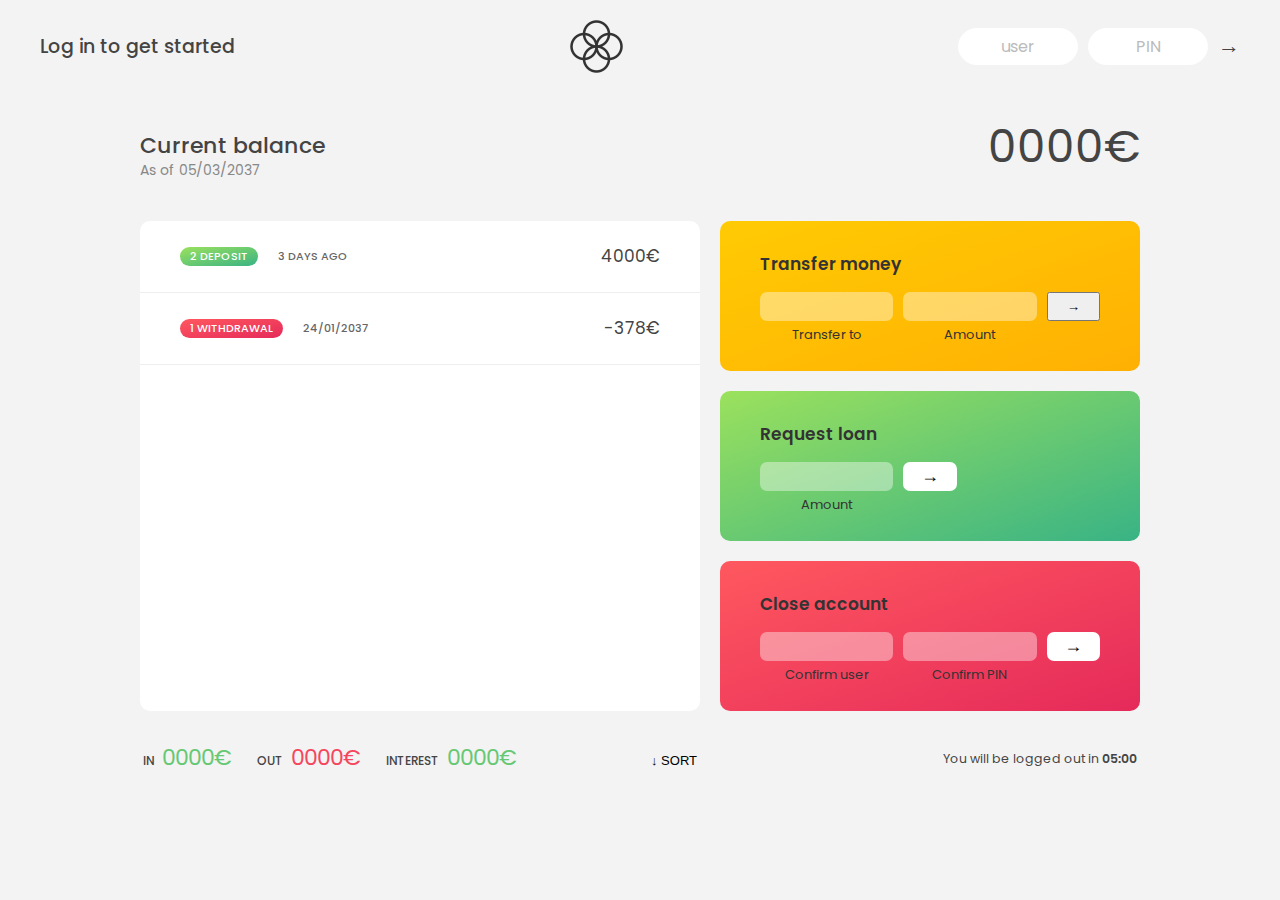
<file: index.html>
<!DOCTYPE html>
<html lang="en">
<head>
  <meta charset="UTF-8">
  <meta http-equiv="X-UA-Compatible" content="IE=edge">
  <meta name="viewport" content="width=device-width, initial-scale=1.0">
  <link rel="shortcut icon" type="image/png" href="/icon.png">
  <link href="https://fonts.googleapis.com/css?family=Poppins:400,500,600&display=swap" rel="stylesheet" />
  <link rel="stylesheet" href="style.css">
  <title>Bankist</title>
</head>
<body>
  <!-- TOP NAVIGATION -->
  <nav>
    <p class="welcome">Log in to get started</p>
    <img src="logo.png" alt="Logo" class="logo">
    <form class="login">
      <input type="text" placeholder="user" class="login__input login__input--user">
      <!-- In practice, use type='password' -->
      <input type="password" placeholder="PIN" maxlength="4" class="login__input login__input--pin">
      <button class="login__btn">&rarr;</button>
    </form>
  </nav>
  <main class="app">
    <!-- BALANCE -->
    <div class="balance">
      <div>
        <p class="balance__label">Current balance</p>
        <p class="balance__date">As of <span class="date">05/03/2037</span></p>
      </div>
      <p class="balance__value">0000€</p>
    </div>

    <!-- MOVEMENTS -->
    <div class="movements">
      <div class="movements__row">
        <div class="movements__type movements__type--deposit">2 deposit</div>
        <div class="movements__date">3 days ago</div>
        <div class="movements__value">4000€</div>
      </div>
      <div class="movements__row">
        <div class="movements__type movements__type--withdrawal">1 withdrawal</div>
        <div class="movements__date">24/01/2037</div>
        <div class="movements__value">-378€</div>
      </div>
    </div>

    <!-- SUMMARY -->
    <div class="summary">
      <p class="summary__label">In</p>
      <p class="summary__value summary__value--in">0000€</p>
      <p class="summary__label">Out</p>
      <p class="summary__value summary__value--out">0000€</p>
      <p class="summary__label">Interest</p>
      <p class="summary__value summary__value--interest">0000€</p>
      <button class="btn--sort">&downarrow; SORT</button>
    </div>

    <!-- Operation:transfer -->
    <div class="operation operation--transfer">
      <h2>Transfer money</h2>
      <form action="" class="form form--transfer">
        <input type="text" class="form__input form__input--to">
        <input type="number" class="form__input form__input--amount">
        <button class="fomr__btn form__form__btn--transfer">&rarr;</button>
        <label class="form__label">Transfer to</label>
        <label class="form__label">Amount</label>
      </form>
    </div>

    <!-- OPERATION: LOAN -->
    <div class="operation operation--loan">
      <h2>Request loan</h2>
      <form class="form form--loan">
      <input type="number" class="form__input form__input--loan-amount">
      <button class="form__btn form__btn--loan">&rarr;</button>
      <label class="form__label form__label--loan">Amount</label>
      </form>
    </div>

    <!-- OPERATION: CLOSE -->
    <div class="operation operation--close">
      <h2>Close account</h2>
      <form class="form form--close">
        <input type="text" class="form__input form__input--user">
        <input type="password"
        maxlength="6" class="form__input form__input--pin">
        <button class="form__btn form__btn--close">&rarr;</button>
        <label class="form__label">Confirm user</label>
        <label class="form__label">Confirm PIN</label>
      </form>
    </div>

    <!-- LOGOUT TIMER -->
    <p class="logout-timer">You will be logged out in <span class="timer">05:00</span></p>
  </main>
  <script src="app.js"></script>
</body>
</html>
</file>
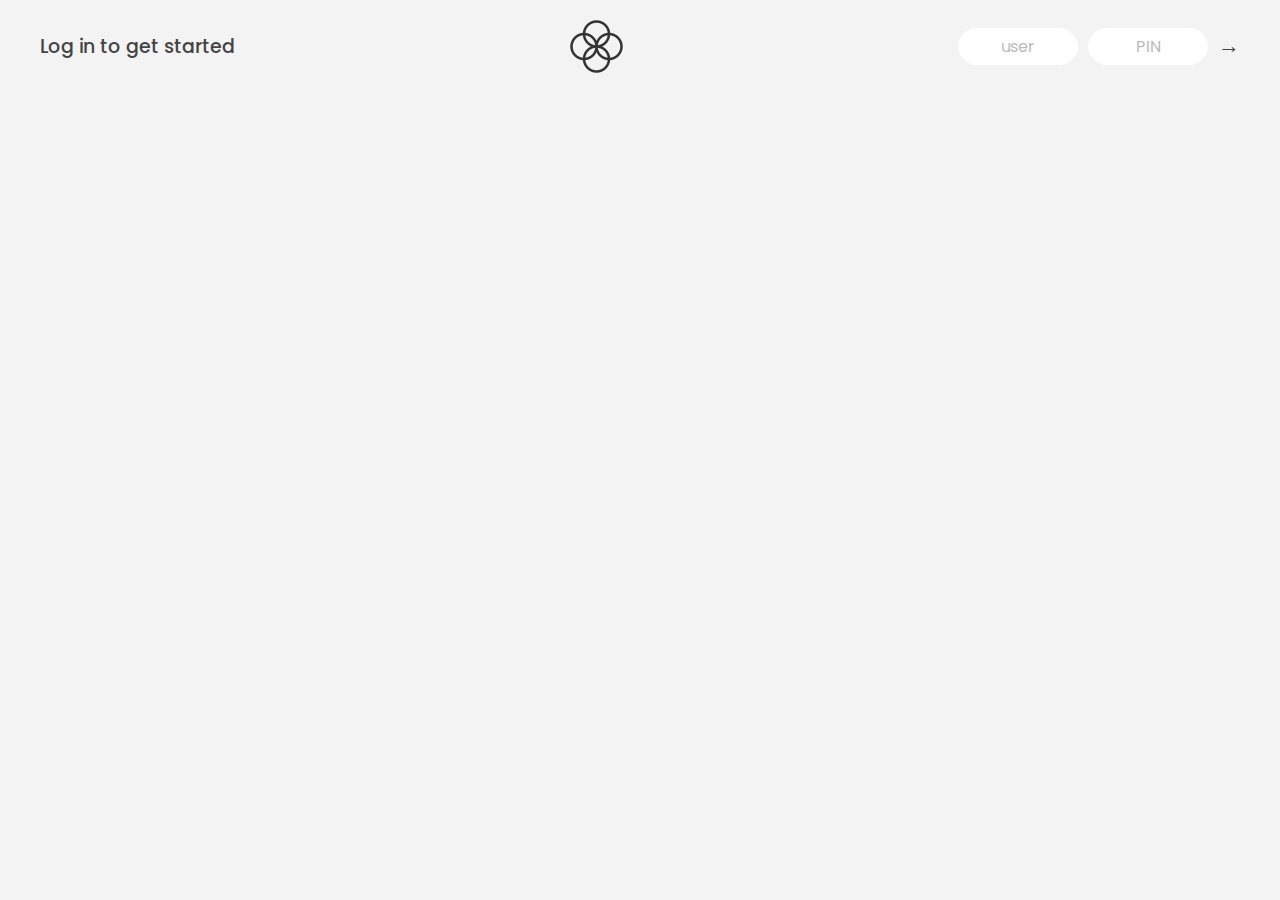
<file: index2.html>
<!DOCTYPE html>
<html lang="en">

  <head>
    <meta charset="UTF-8">
    <meta http-equiv="X-UA-Compatible" content="IE=edge">
    <meta name="viewport" content="width=device-width, initial-scale=1.0">
    <link rel="shortcut icon" type="image/png" href="/icon.png">
    <link href="https://fonts.googleapis.com/css?family=Poppins:400,500,600&display=swap" rel="stylesheet" />
    <link rel="stylesheet" href="style2.css">
    <title>Bankist</title>
  </head>

  <body>
    <!-- TOP NAVIGATION -->
    <nav>
      <p class="welcome">Log in to get started</p>
      <img src="logo.png" alt="Logo" class="logo">
      <form class="login">
        <input type="text" placeholder="user" class="login__input login__input--user">
        <!-- In practice, use type='password' -->
        <input type="password" placeholder="PIN" maxlength="4" class="login__input login__input--pin">
        <button class="login__btn">&rarr;</button>
      </form>
    </nav>
    <main class="app">
      <!-- BALANCE -->
      <div class="balance">
        <div>
          <p class="balance__label">Current balance</p>
          <p class="balance__date">As of <span class="date">05/03/2037</span></p>
        </div>
        <p class="balance__value">0000€</p>
      </div>

      <!-- MOVEMENTS -->
      <div class="movements">
        <div class="movements__row">
          <div class="movements__type movements__type--deposit">2 deposit</div>
          <div class="movements__date">3 days ago</div>
          <div class="movements__value">4 000€</div>
        </div>
        <div class="movements__row">
          <div class="movements__type movements__type--withdrawal">1 withdrawal</div>
          <div class="movements__date">24/01/2037</div>
          <div class="movements__value">-378€</div>
        </div>
      </div>

      <!-- SUMMARY -->
      <div class="summary">
        <p class="summary__label">In</p>
        <p class="summary__value summary__value--in">0000€</p>
        <p class="summary__label">Out</p>
        <p class="summary__value summary__value--out">0000€</p>
        <p class="summary__label">Interest</p>
        <p class="summary__value summary__value--interest">0000€</p>
        <button class="btn--sort">&downarrow; SORT</button>
      </div>

      <!-- Operation:transfer -->
      <div class="operation operation--transfer">
        <h2>Transfer money</h2>
        <form action="" class="form form--transfer">
          <input type="text" class="form__input form__input--to">
          <input type="number" class="form__input form__input--amount">
          <button class="form__btn form__btn--transfer">&rarr;</button>
          <label class="form__label">Transfer to</label>
          <label class="form__label">Amount</label>
        </form>
      </div>

      <!-- OPERATION: LOAN -->
      <div class="operation operation--loan">
        <h2>Request loan</h2>
        <form class="form form--loan">
          <input type="number" class="form__input form__input--loan--amount">
          <button class="form__btn form__btn--loan">&rarr;</button>
          <label class="form__label form__label--loan">Amount</label>
        </form>
      </div>

      <!-- OPERATION: CLOSE -->
      <div class="operation operation--close">
        <h2>Close account</h2>
        <form class="form form--close">
          <input type="text" class="form__input form__input--user">
          <input type="password" maxlength="6" class="form__input form__input--pin">
          <button class="form__btn form__btn--close">&rarr;</button>
          <label class="form__label">Confirm user</label>
          <label class="form__label">Confirm PIN</label>
        </form>
      </div>

      <!-- LOGOUT TIMER -->
      <p class="logout-timer">You will be logged out in <span class="timer">05:00</span></p>
    </main>
    <script src="app2.js"></script>
  </body>

</html>
</file>
<file: style.css>
/* 
Use this CSS to learn some interesting techniques,
in case you're wondering how i built the UI.
HAve fun! */

* {
  margin: 0;
  padding: 0;
  box-sizing: inherit;
}

html {
  font-size: 62.5%;
  box-sizing: border-box;
}

body {
  font-family: 'Poppins', sans-serif;
  color: #444;
  background-color: #f3f3f3;
  height: 100vh;
  padding: 2rem;
}

nav {
  display: flex;
  justify-content: space-between;
  align-items: center;
  padding: 0 2rem;
}

.welcome {
  font-size: 1.9rem;
  font-weight: 500;
}

.logo {
  height: 5.25rem;
}

.login {
  display: flex;
}

.login__input {
  border: none;
  padding: 0.5rem 2rem;
  font-size: 1.6rem;
  font-family: inherit;
  text-align: center;
  width: 12rem;
  border-radius: 10rem;
  margin-right: 1rem;
  color: inherit;
  border: 1px solid #fff;
  transition: all 0.3s;
}

.login__input:focus {
  outline: none;
  border: 1px solid #ccc;
}

.login__input::placeholder {
  color: #bbb;
}

.login__btn {
  border: none;
  background: none;
  font-size: 2.2rem;
  color: inherit;
  cursor: pointer;
  transition: all 0.3s;
}

.login__btn:hover,
.login__btn:focus,
.btn--sort:hover,
.btn--sort:focus {
  outline: none;
  color: #777;
}

/* MAIN */
.app {
  position: relative;
  max-width: 100rem;
  margin: 4rem auto;
  display: grid;
  grid-template-columns: 4fr 3fr;
  grid-template-rows: auto repeat(3, 15rem) auto;
  gap: 2rem;
  /* note this creates the fade in/out animation */
  /* opacity: 0; */
  transition: all 1s;
}

.balance {
  grid-column: 1 / span 2;
  display: flex;
  align-items: flex-end;
  justify-content: space-between;
  margin-bottom: 2rem;
}

.balance__label {
  font-size: 2.2rem;
  font-weight: 500;
  margin-bottom: -0.2rem;
}

.balance__date {
  font-size: 1.4rem;
  color: #888;
}

.balance__value{
  font-size: 4.5rem;
  font-weight: 400;
}

/* MOVEWMENTS */
.movements {
  grid-row: 2 / span 3;
  background-color: #fff;
  border-radius: 1rem;
  overflow: scroll;
}

.movements__row {
  padding: 2.25rem 4rem;
  display: flex;
  align-items: center;
  border-bottom: 1px solid #eee;
}

.movements__type {
  font-size: 1.1rem;
  text-transform: uppercase;
  font-weight: 500;
  color: #fff;
  padding: 0.1rem 1rem;
  border-radius: 10rem;
  margin-right: 2rem;
}

.movements__date {
  font-size: 1.1rem;
  text-transform: uppercase;
  font-weight: 500;
  color: #666;
}

.movements__type--deposit {
  background-image: linear-gradient(to top left, #39b385, #9be15d);
}
.movements__type--withdrawal {
  background-image: linear-gradient(to top left, #e52a5a, #ff585f);
}

.movements__value {
  font-size: 1.7rem;
  margin-left: auto;
}

/* SUMMARY */
.summary {
  grid-row: 5 / 6;
  display: flex;
  align-items: baseline;
  padding: 0 0.3rem;
  margin-top: 1rem;
}

.summary__label {
  font-size: 1.2rem;
  font-weight: 500;
  text-transform: uppercase;
  margin-right: 0.8rem;
}

.summary__value {
  font-size: 2.2rem;
  margin-right: 2.5rem;
}

.summary__value--in,
.summary__value--interest {
  color: #66c873;
}

.summary__value--out {
  color: #f5465d;
}

.btn--sort {
  margin-left: auto;
  border: none;
  background: none;
  font-size: 1.3rem;
  font-weight: 500;
  cursor: pointer;
}

/* OPERATIONS */
.operation {
  border-radius: 1rem;
  padding: 3rem 4rem;
  color: #333;
}

.operation--transfer {
  background-image: linear-gradient(to top left, #ffb003, #ffcb03);
}

.operation--loan {
  background-image: linear-gradient(to top left, #39b385, #9be15d);
}

.operation--close {
  background-image: linear-gradient(to top left, #e52a5a, #ff585f);
}

h2 {
  margin-bottom: 1.5rem;
  font-size: 1.7rem;
  font-weight: 600;
  color: #333;
}

.form {
  display: grid;
  grid-template-columns: 2.5fr 2.5fr 1fr;
  grid-template-rows: auto auto;
  gap: 0.4rem 1rem;
}

/* Exceptions for interest */
.form.form--loan {
  grid-template-columns: 2.5fr 1fr 2.5fr;
}

.form__label--loan {
  grid-row: 2;
}

/* End exceptions */
.form__input {
  width: 100%;
  border: none;
  background-color: rgba(255, 255, 255, 0.4);
  font-family: inherit;
  font-size: 1.5rem;
  text-align: center;
  color: #333;
  padding: 0.3rem 1rem;
  border-radius: 0.7rem;
  transition: all 0.3s;
}

.form__input:focus {
  outline: none;
  background-color: rgba(255, 255, 255, 0.6);
}

.form__label {
  font-size: 1.3rem;
  text-align: center;
}

.form__btn {
  border: none;
  border-radius: 0.7rem;
  font-size: 1.8rem;
  background-color: #fff;
  cursor: pointer;
  transition: all 0.3s;
}

.form__btn:focus {
  outline: none;
  background-color: rgba(255, 255, 255, 0.8);
}

.logout-timer {
  padding: 0 0.3rem;
  margin-top: 1.9rem;
  text-align: right;
  font-size: 1.25rem;
}

.timer {
  font-weight: 600;
}
</file>
<file: style2.css>
/* 
Use this CSS to learn some interesting techniques,
in case you're wondering how i built the UI.
HAve fun! */

* {
  margin: 0;
  padding: 0;
  box-sizing: inherit;
}

html {
  font-size: 62.5%;
  box-sizing: border-box;
}

body {
  font-family: 'Poppins', sans-serif;
  color: #444;
  background-color: #f3f3f3;
  height: 100vh;
  padding: 2rem;
}

nav {
  display: flex;
  justify-content: space-between;
  align-items: center;
  padding: 0 2rem;
}

.welcome {
  font-size: 1.9rem;
  font-weight: 500;
}

.logo {
  height: 5.25rem;
}

.login {
  display: flex;
}

.login__input {
  border: none;
  padding: 0.5rem 2rem;
  font-size: 1.6rem;
  font-family: inherit;
  text-align: center;
  width: 12rem;
  border-radius: 10rem;
  margin-right: 1rem;
  color: inherit;
  border: 1px solid #fff;
  transition: all 0.3s;
}

.login__input:focus {
  outline: none;
  border: 1px solid #ccc;
}

.login__input::placeholder {
  color: #bbb;
}

.login__btn {
  border: none;
  background: none;
  font-size: 2.2rem;
  color: inherit;
  cursor: pointer;
  transition: all 0.3s;
}

.login__btn:hover,
.login__btn:focus,
.btn--sort:hover,
.btn--sort:focus {
  outline: none;
  color: #777;
}

/* MAIN */
.app {
  position: relative;
  max-width: 100rem;
  margin: 4rem auto;
  display: grid;
  grid-template-columns: 4fr 3fr;
  grid-template-rows: auto repeat(3, 15rem) auto;
  gap: 2rem;
  /* note this creates the fade in/out animation */
  opacity: 0;
  transition: all 1s;
}

.balance {
  grid-column: 1 / span 2;
  display: flex;
  align-items: flex-end;
  justify-content: space-between;
  margin-bottom: 2rem;
}

.balance__label {
  font-size: 2.2rem;
  font-weight: 500;
  margin-bottom: -0.2rem;
}

.balance__date {
  font-size: 1.4rem;
  color: #888;
}

.balance__value{
  font-size: 4.5rem;
  font-weight: 400;
}

/* MOVEWMENTS */
.movements {
  grid-row: 2 / span 3;
  background-color: #fff;
  border-radius: 1rem;
  overflow: scroll;
}

.movements__row {
  padding: 2.25rem 4rem;
  display: flex;
  align-items: center;
  border-bottom: 1px solid #eee;
}

.movements__type {
  font-size: 1.1rem;
  text-transform: uppercase;
  font-weight: 500;
  color: #fff;
  padding: 0.1rem 1rem;
  border-radius: 10rem;
  margin-right: 2rem;
}

.movements__date {
  font-size: 1.1rem;
  text-transform: uppercase;
  font-weight: 500;
  color: #666;
}

.movements__type--deposit {
  background-image: linear-gradient(to top left, #39b385, #9be15d);
}
.movements__type--withdrawal {
  background-image: linear-gradient(to top left, #e52a5a, #ff585f);
}

.movements__value {
  font-size: 1.7rem;
  margin-left: auto;
}

/* SUMMARY */
.summary {
  grid-row: 5 / 6;
  display: flex;
  align-items: baseline;
  padding: 0 0.3rem;
  margin-top: 1rem;
}

.summary__label {
  font-size: 1.2rem;
  font-weight: 500;
  text-transform: uppercase;
  margin-right: 0.8rem;
}

.summary__value {
  font-size: 2.2rem;
  margin-right: 2.5rem;
}

.summary__value--in,
.summary__value--interest {
  color: #66c873;
}

.summary__value--out {
  color: #f5465d;
}

.btn--sort {
  margin-left: auto;
  border: none;
  background: none;
  font-size: 1.3rem;
  font-weight: 500;
  cursor: pointer;
}

/* OPERATIONS */
.operation {
  border-radius: 1rem;
  padding: 3rem 4rem;
  color: #333;
}

.operation--transfer {
  background-image: linear-gradient(to top left, #ffb003, #ffcb03);
}

.operation--loan {
  background-image: linear-gradient(to top left, #39b385, #9be15d);
}

.operation--close {
  background-image: linear-gradient(to top left, #e52a5a, #ff585f);
}

h2 {
  margin-bottom: 1.5rem;
  font-size: 1.7rem;
  font-weight: 600;
  color: #333;
}

.form {
  display: grid;
  grid-template-columns: 2.5fr 2.5fr 1fr;
  grid-template-rows: auto auto;
  gap: 0.4rem 1rem;
}

/* Exceptions for interest */
.form.form--loan {
  grid-template-columns: 2.5fr 1fr 2.5fr;
}

.form__label--loan {
  grid-row: 2;
}

/* End exceptions */
.form__input {
  width: 100%;
  border: none;
  background-color: rgba(255, 255, 255, 0.4);
  font-family: inherit;
  font-size: 1.5rem;
  text-align: center;
  color: #333;
  padding: 0.3rem 1rem;
  border-radius: 0.7rem;
  transition: all 0.3s;
}

.form__input:focus {
  outline: none;
  background-color: rgba(255, 255, 255, 0.6);
}

.form__label {
  font-size: 1.3rem;
  text-align: center;
}

.form__btn {
  border: none;
  border-radius: 0.7rem;
  font-size: 1.8rem;
  background-color: #fff;
  cursor: pointer;
  transition: all 0.3s;
}

.form__btn:focus {
  outline: none;
  background-color: rgba(255, 255, 255, 0.8);
}

.logout-timer {
  padding: 0 0.3rem;
  margin-top: 1.9rem;
  text-align: right;
  font-size: 1.25rem;
}

.timer {
  font-weight: 600;
}
</file>
